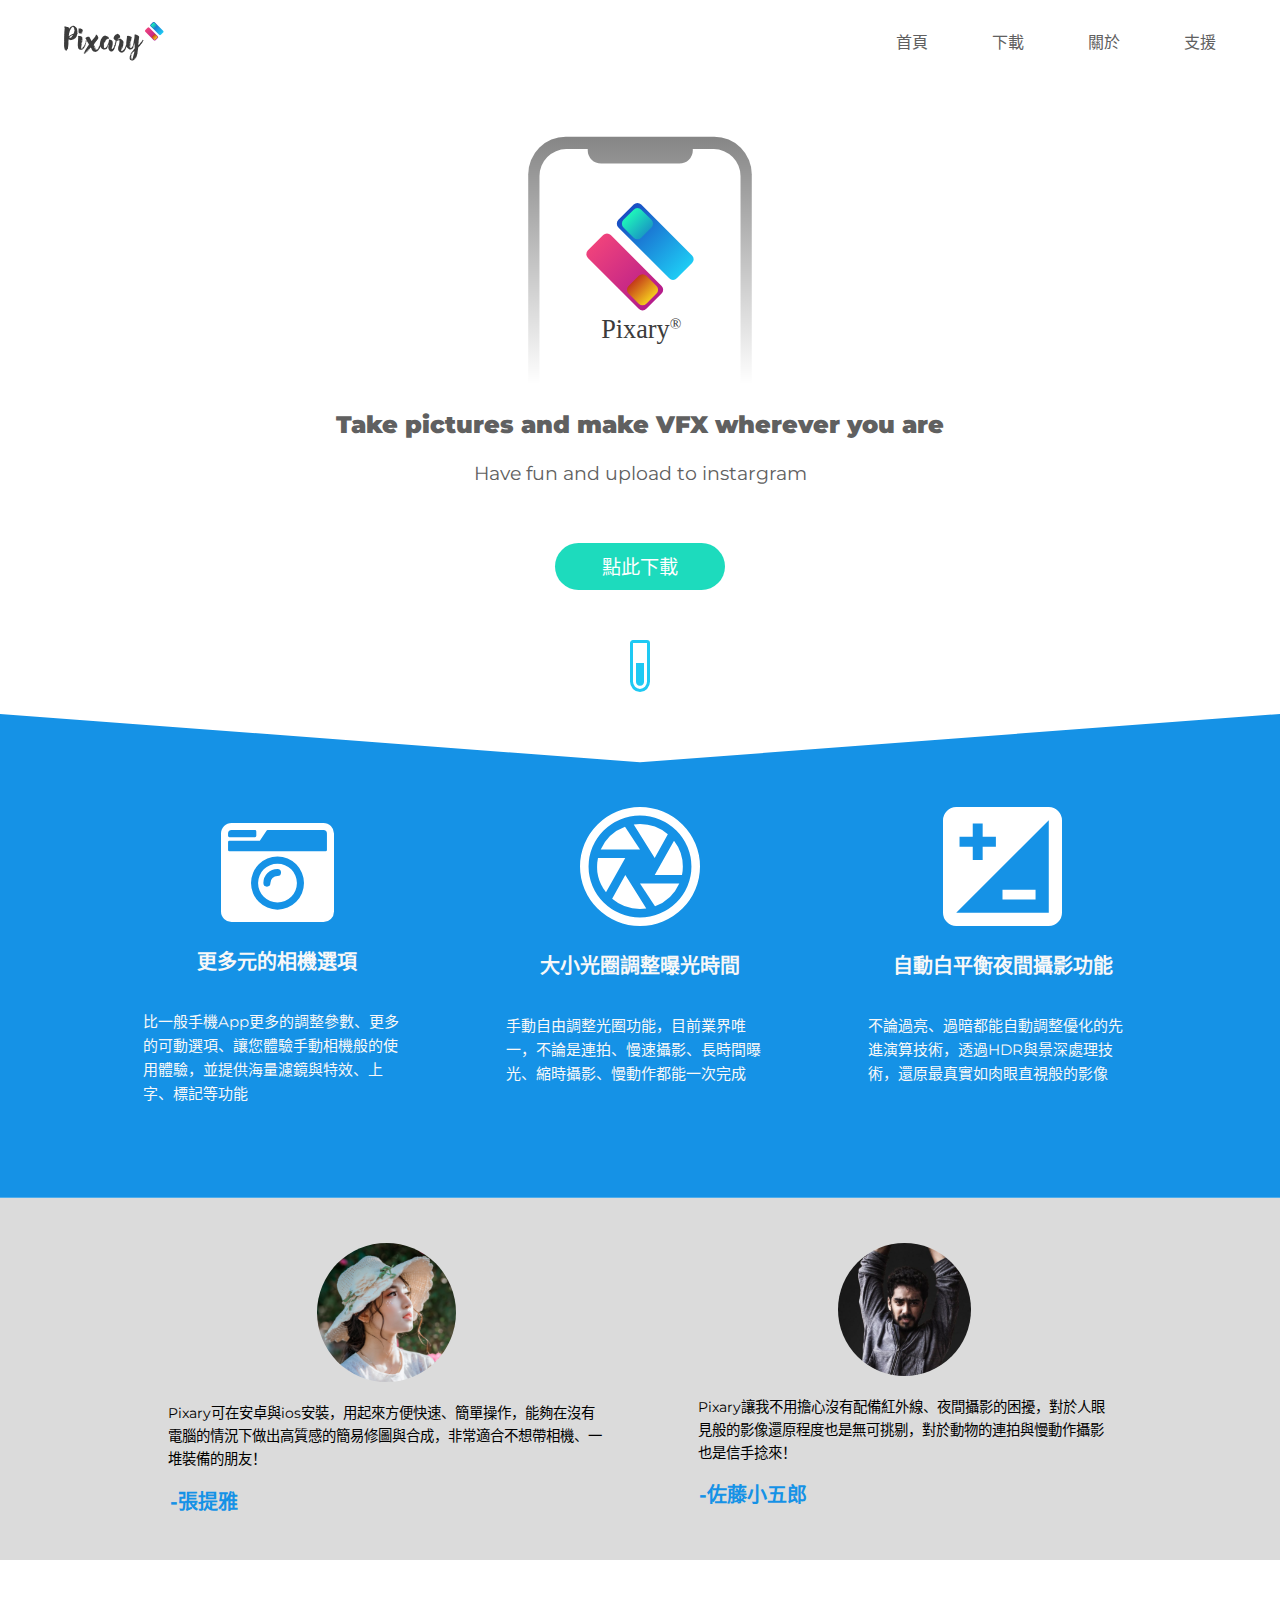
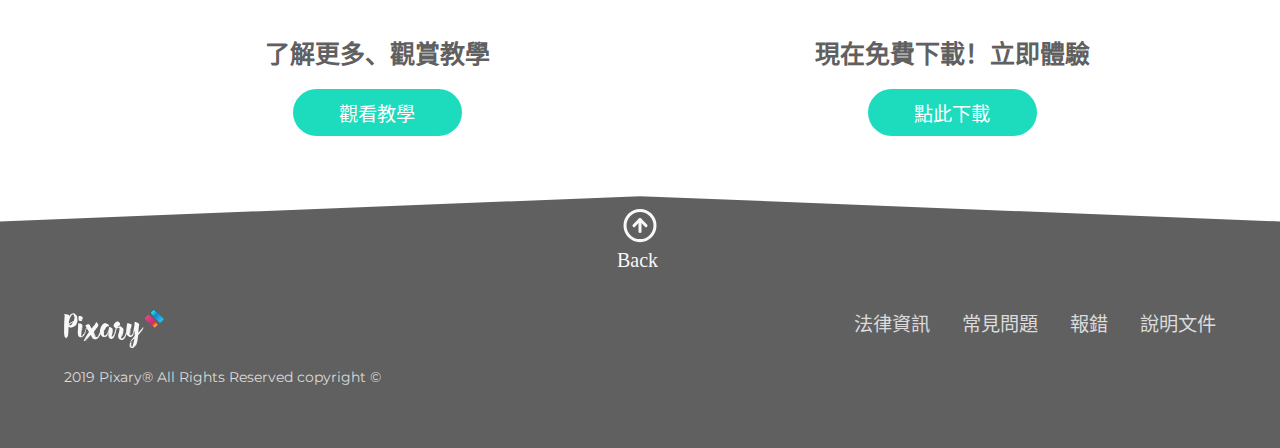
<file: index.html>
<!DOCTYPE html>
<html lang="zh-cn">
<!-- 第一個切版練習鍛鍊成果 -->
<head>
    <meta charset="UTF-8">
    <meta name="viewport" content="width=device-width, initial-scale=1.0">
    <meta http-equiv="X-UA-Compatible" content="ie=edge">
    <title>AutoPractice</title>
    <link rel="stylesheet" href="css/main.css">
</head>

<body>
    <!-- 首頁的標頭以及下方圖片到藍區之前 -->
    <div class="container">
        <header>
            <img src="img/Logo.svg" alt="Pixary logo" class="logo">

            <nav>
                <a href="#" class="hide-desktop">
                    <img src="img/Menu.svg" alt="toggle menu" class="menu" id="menu">
                </a>

                <ul class="show-desktop hide-mobile" id="nav">
                    <li id="exit" class="exit-btn hide-desktop"><img src="img/Close.svg" alt="exit menu"></li>
                    <li><a href="#">首頁</a></li>
                    <li><a href="#">下載</a></li>
                    <li><a href="#">關於</a></li>
                    <li><a href="#">支援</a></li>
                </ul>
            </nav>
        </header>
        <section>
            <img src="img/iPhoneX.svg" alt="app graphic" class="app">
            <div class="sticky">
                <h1><b>Take pictures and make VFX wherever you are</b></h1>
                <p class="subhead">Have fun and upload to instargram</p>
                <a href="#" class="cta">點此下載</a>
                <img src="img/Scrolling.svg" alt="scroll down" class="scroll hide-mobile show-desktop">
            </div>
        </section>
    </div>
<!-- 藍區 -->
    <div class="blue-container">
        <div class="container">
            <ul>
                <li>
                    <img src="img/Icon-awesome-camera-retro.svg" alt="Camera icon">
                    <h3>更多元的相機選項</h3>
                    <p>比一般手機App更多的調整參數、更多的可動選項、讓您體驗手動相機般的使用體驗，並提供海量濾鏡與特效、上字、標記等功能</p>
                </li>
                <li>
                    <img src="img/Icon-ionic-md-aperture.svg" alt="Aperture icon">
                    <h3>大小光圈調整曝光時間</h3>
                    <p>手動自由調整光圈功能，目前業界唯一，不論是連拍、慢速攝影、長時間曝光、縮時攝影、慢動作都能一次完成</p>
                </li>
                <li>
                    <img src="img/Icon-material-iso.svg" alt="ISO icon">
                    <h3>自動白平衡夜間攝影功能</h3>
                    <p>不論過亮、過暗都能自動調整優化的先進演算技術，透過HDR與景深處理技術，還原最真實如肉眼直視般的影像</p>
                </li>
            </ul>
        </div>
    </div>
<!-- 灰區 -->
    <div class="gray-container">
        <div class="container">
            <ul>
                <li>
                    <figure>
                        <img src="img/pexels-photo-1382731.svg" alt="User testimonial picture">
                        <blockquote>Pixary可在安卓與ios安裝，用起來方便快速、簡單操作，能夠在沒有電腦的情況下做出高質感的簡易修圖與合成，非常適合不想帶相機、一堆裝備的朋友！
                        </blockquote>
                        <figcaption>-張提雅</figcaption>
                    </figure>
                </li>
                <li>
                    <figure>
                        <img src="img/pexels-photo-1701209.svg" alt="User testimonial picture">
                        <blockquote>Pixary讓我不用擔心沒有配備紅外線、夜間攝影的困擾，對於人眼見般的影像還原程度也是無可挑剔，對於動物的連拍與慢動作攝影也是信手捻來！</blockquote>
                        <figcaption>-佐藤小五郎</figcaption>
                    </figure>
                </li>
            </ul>
        </div>
    </div>
<!-- 白區 -->
    <div class="white-container">
        <div>
            <h2 class="hide-mobile">了解更多、觀賞教學</h2>
            <h2 class="hide-desktop">了解更多<br>觀賞教學</h2>
            <a href="#" class="cta">觀看教學</a>
        </div>
        <div>
            <h2 class="hide-mobile">現在免費下載！立即體驗</h2>
            <h2 class="hide-desktop">現在免費下載！<br>立即體驗</h2>
            <a href="#" class="cta">點此下載</a>
        </div>
    </div>
<!-- 底標、尾區 -->
    <footer>
        <div class="footer-container">
            <div class="container">
                <a href="#"><img class="gotop" src="img/GoTop.svg" alt="Go Top"></a>
                <div>
                    <ul class="footer-links">
                        <li><a href="#">法律資訊</a></li>
                        <li><a href="#">常見問題</a></li>
                        <li><a href="#">報錯</a></li>
                        <li><a href="#">說明文件</a></li>
                    </ul>
                </div>
                <div class="footer-logoSet">
                    <a href="#">
                        <img src="img/Logo-W.svg" class="logo" alt="logo">
                    </a>
                    <p class="address">2019 Pixary® All Rights Reserved copyright ©</p>
                </div>
            </div>
        </div>
    </footer>
<!-- JS腳本 -->
    <script>

        var menu = document.getElementById('menu');
        var nav = document.getElementById('nav');
        var exit = document.getElementById('exit');

        menu.addEventListener('click', function (e) {
            nav.classList.toggle('hide-mobile');
            e.preventDefault();
        });

        exit.addEventListener('click', function (e) {
            nav.classList.toggle('hide-mobile');
            e.preventDefault();
        });

    </script>

</body>

</html>
</file>
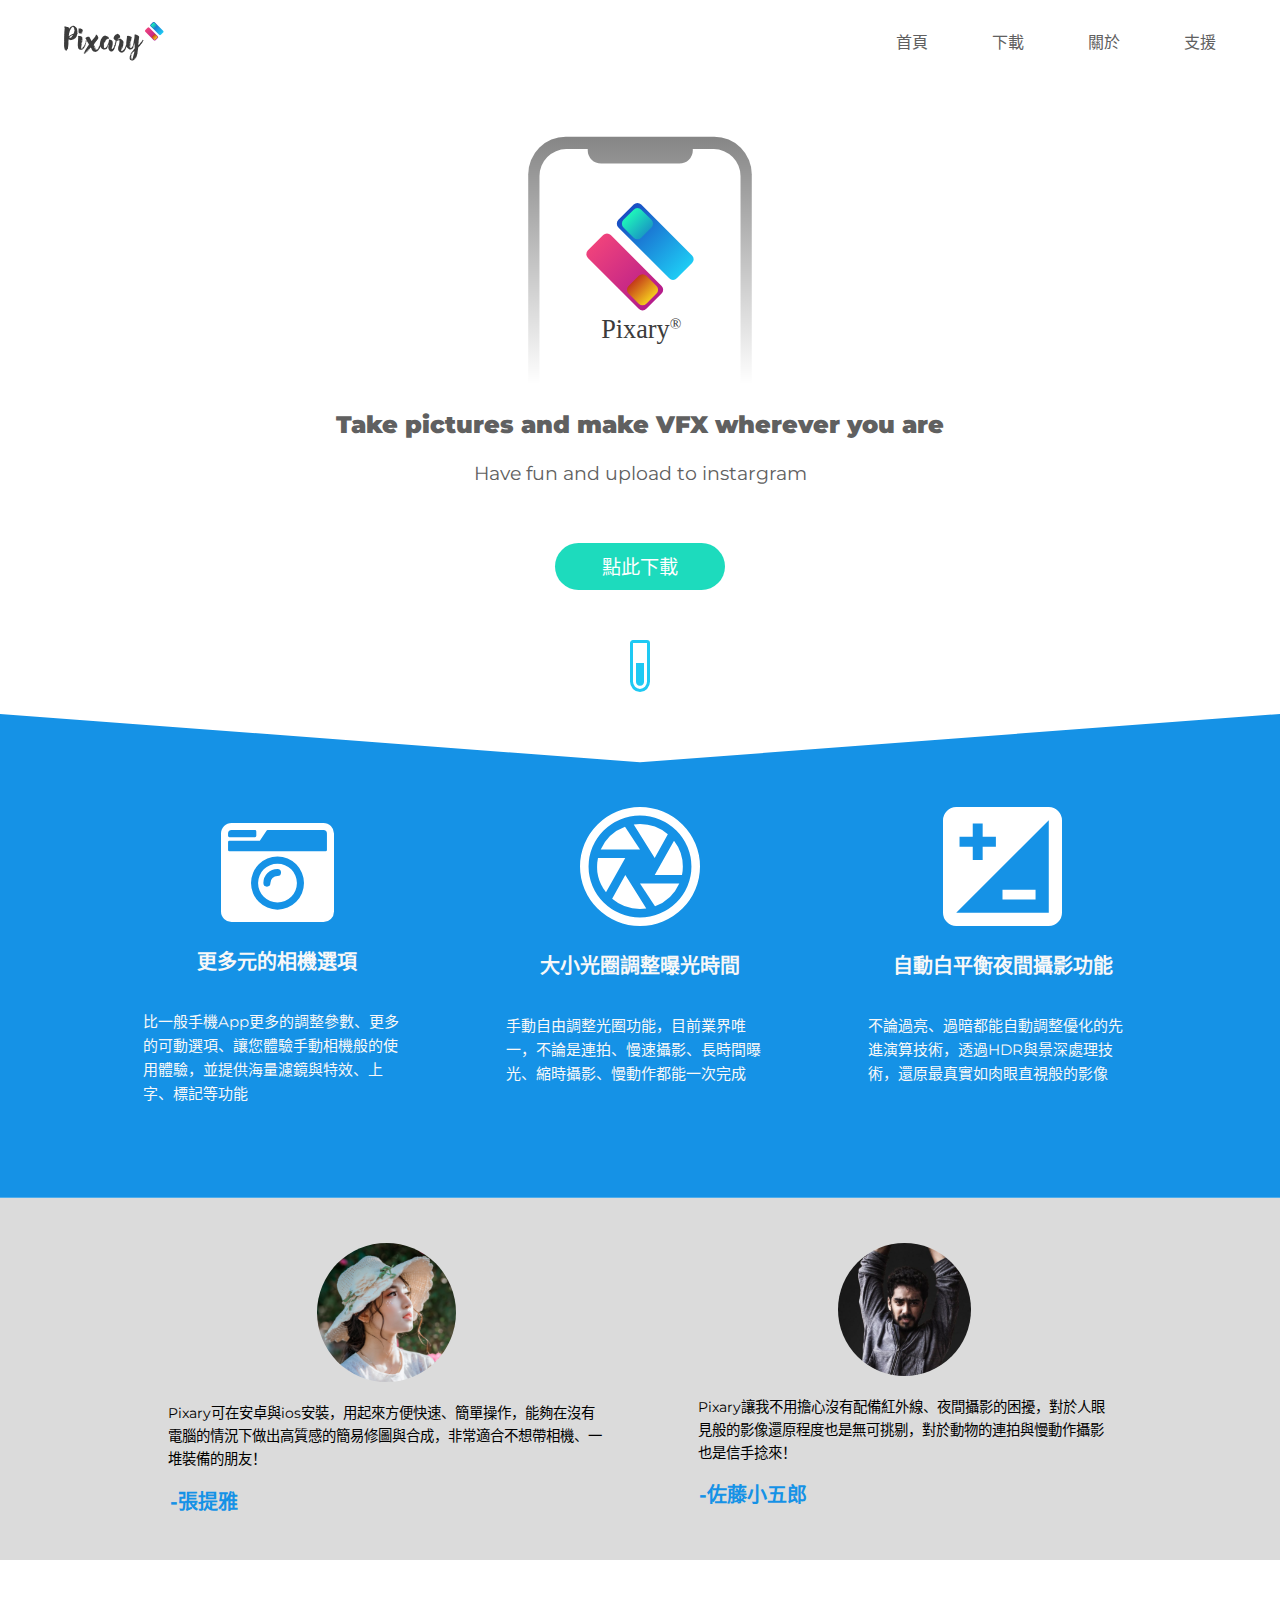
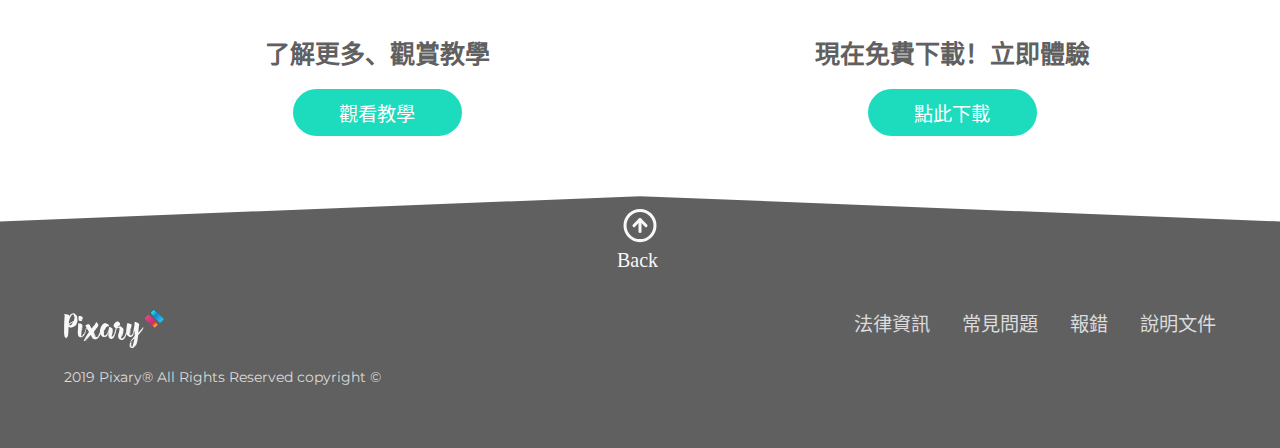
<file: DesignCourse.html>
<!DOCTYPE html>
<html lang="zh-cn">
<!-- 第一個切版練習鍛鍊成果 -->
<head>
    <meta charset="UTF-8">
    <meta name="viewport" content="width=device-width, initial-scale=1.0">
    <meta http-equiv="X-UA-Compatible" content="ie=edge">
    <title>AutoPractice</title>
    <link rel="stylesheet" href="/css/main.css">
</head>

<body>
    <!-- 首頁的標頭以及下方圖片到藍區之前 -->
    <div class="container">
        <header>
            <img src="img/Logo.svg" alt="Pixary logo" class="logo">

            <nav>
                <a href="#" class="hide-desktop">
                    <img src="img/Menu.svg" alt="toggle menu" class="menu" id="menu">
                </a>

                <ul class="show-desktop hide-mobile" id="nav">
                    <li id="exit" class="exit-btn hide-desktop"><img src="img/Close.svg" alt="exit menu"></li>
                    <li><a href="#">首頁</a></li>
                    <li><a href="#">下載</a></li>
                    <li><a href="#">關於</a></li>
                    <li><a href="#">支援</a></li>
                </ul>
            </nav>
        </header>
        <section>
            <img src="img/iPhoneX.svg" alt="app graphic" class="app">
            <div class="sticky">
                <h1><b>Take pictures and make VFX wherever you are</b></h1>
                <p class="subhead">Have fun and upload to instargram</p>
                <a href="#" class="cta">點此下載</a>
                <img src="img/Scrolling.svg" alt="scroll down" class="scroll hide-mobile show-desktop">
            </div>
        </section>
    </div>
<!-- 藍區 -->
    <div class="blue-container">
        <div class="container">
            <ul>
                <li>
                    <img src="img/Icon-awesome-camera-retro.svg" alt="Camera icon">
                    <h3>更多元的相機選項</h3>
                    <p>比一般手機App更多的調整參數、更多的可動選項、讓您體驗手動相機般的使用體驗，並提供海量濾鏡與特效、上字、標記等功能</p>
                </li>
                <li>
                    <img src="img/Icon-ionic-md-aperture.svg" alt="Aperture icon">
                    <h3>大小光圈調整曝光時間</h3>
                    <p>手動自由調整光圈功能，目前業界唯一，不論是連拍、慢速攝影、長時間曝光、縮時攝影、慢動作都能一次完成</p>
                </li>
                <li>
                    <img src="img/Icon-material-iso.svg" alt="ISO icon">
                    <h3>自動白平衡夜間攝影功能</h3>
                    <p>不論過亮、過暗都能自動調整優化的先進演算技術，透過HDR與景深處理技術，還原最真實如肉眼直視般的影像</p>
                </li>
            </ul>
        </div>
    </div>
<!-- 灰區 -->
    <div class="gray-container">
        <div class="container">
            <ul>
                <li>
                    <figure>
                        <img src="img/pexels-photo-1382731.svg" alt="User testimonial picture">
                        <blockquote>Pixary可在安卓與ios安裝，用起來方便快速、簡單操作，能夠在沒有電腦的情況下做出高質感的簡易修圖與合成，非常適合不想帶相機、一堆裝備的朋友！
                        </blockquote>
                        <figcaption>-張提雅</figcaption>
                    </figure>
                </li>
                <li>
                    <figure>
                        <img src="img/pexels-photo-1701209.svg" alt="User testimonial picture">
                        <blockquote>Pixary讓我不用擔心沒有配備紅外線、夜間攝影的困擾，對於人眼見般的影像還原程度也是無可挑剔，對於動物的連拍與慢動作攝影也是信手捻來！</blockquote>
                        <figcaption>-佐藤小五郎</figcaption>
                    </figure>
                </li>
            </ul>
        </div>
    </div>
<!-- 白區 -->
    <div class="white-container">
        <div>
            <h2 class="hide-mobile">了解更多、觀賞教學</h2>
            <h2 class="hide-desktop">了解更多<br>觀賞教學</h2>
            <a href="#" class="cta">觀看教學</a>
        </div>
        <div>
            <h2 class="hide-mobile">現在免費下載！立即體驗</h2>
            <h2 class="hide-desktop">現在免費下載！<br>立即體驗</h2>
            <a href="#" class="cta">點此下載</a>
        </div>
    </div>
<!-- 底標、尾區 -->
    <footer>
        <div class="footer-container">
            <div class="container">
                <a href="#"><img class="gotop" src="img/GoTop.svg" alt="Go Top"></a>
                <div>
                    <ul class="footer-links">
                        <li><a href="#">法律資訊</a></li>
                        <li><a href="#">常見問題</a></li>
                        <li><a href="#">報錯</a></li>
                        <li><a href="#">說明文件</a></li>
                    </ul>
                </div>
                <div class="footer-logoSet">
                    <a href="#">
                        <img src="img/Logo-W.svg" class="logo" alt="logo">
                    </a>
                    <p class="address">2019 Pixary® All Rights Reserved copyright ©</p>
                </div>
            </div>
        </div>
    </footer>
<!-- JS腳本 -->
    <script>

        var menu = document.getElementById('menu');
        var nav = document.getElementById('nav');
        var exit = document.getElementById('exit');

        menu.addEventListener('click', function (e) {
            nav.classList.toggle('hide-mobile');
            e.preventDefault();
        });

        exit.addEventListener('click', function (e) {
            nav.classList.toggle('hide-mobile');
            e.preventDefault();
        });

    </script>

</body>

</html>
</file>
<file: css/main.css>
/* @import url('https://fonts.googleapis.com/css?family=Montserrat&display=swap');
	*/
@import url('https://fonts.googleapis.com/css?family=Montserrat:400,600');
	/* margin讓文字與所有東西靠左不留白 */
body {
	margin:0;
	font-family:'Montserrat',sans-serif;
}
/* 設定所有p跟blockquote行距 */
p,blockquote {
	font-size:.9em;
	line-height:1.6em;
}
/* 讓所有ul的點點不見·並整齊border內padding外margin撐到最大 */
ul {
	list-style-type:none;
	margin:0;
	padding:0;
}
/* 所有附帶此屬性的div都置中對齊並內縮 */
.container {
	text-align:center;
	padding:.8em 1.2em;
}
/* 控制section部位 */
.container section {
	height:100%;
	position:relative;
}
/* 控制下載按鈕與上方間距，字級 */
.container section a {
	position:relative;
	top:1em;
	font-size:180%;
}
/* 針對logo調大小 */
.logo {
	width:100px;
}
/* 隱藏按鈕 */
.hide-mobile {
	display:none;
}
/* 標投列，作用意義待研究 */
header {
	display:flex;
	justify-content:space-between;
}
/* 手機版的選單，選單按鈕大小 */
.menu {
	width:40px;
	margin-top:20%;
}
/* 設置主頁中間圖像的大小與內縮距離 */
.app {
	width:70%;
	margin:4em auto 2em;
}
/* 設置主副標的大小與間距，並z懸浮在圖片之上，position用絕對位置，置中用left與transform來定位、top調整位移，其實可以用::Before、::After來用也可以 */
.sticky {
	position:absolute;
	z-index:3;
	top:54%;
	left:50%;
	transform:translateX(-50%);
	color:#606060;
	width:100%;
}
/* 調整副標字體大小 */
.subhead {
	font-size:1em;
}
/* 控制藍色區塊與內縮，寬度自由填滿故設定100%，最下方clip-path製作造型，webkit為手機端正常顯示使用 */
.blue-container {
	width:100%;
	background:#1592E6;
	color:#f8f8f8;
	/* margin:15% 0 0;*/
    padding:5em 0 0em;
	-webkit-clip-path:polygon(0 0,50% 5%,100% 0,100% 100%,0 100%);
	clip-path:polygon(0 0,50% 5%,100% 0,100% 100%,0 100%);
}
/* 控制ul下的li區塊底部間距 */
.blue-container ul li {
	margin-bottom:4em;
}
/* 控制下轄的h3字體大小 */
.blue-container ul li h3 {
	font-size:20px;
}
/* 控制p的對齊與大小，以及左右兩邊的間距，文字部分至中靠左，display為了置中換行而使用中間、塊狀模組的方式顯示 */
.blue-container ul li p {
	padding:0 1em;
	font-size:15px;
	text-align:left;
	display:inline-block;
}
/* 控制下轄照片、圖片的大小比例 */
.blue-container img {
	width:18%;
}
/* 控制子物件第三個的特定參數，li底部間距 */
.blue-container ul li:nth-child(3) {
	margin-bottom:2em;
}
/* 灰色區域控制 */
.gray-container {
	width:100%;
	background:#DBDBDB;
	padding:2em 0;
}
/* 控制灰色區第一區塊（第一子li物件）下方間距 */
.gray-container ul li:nth-child(1) {
	margin-bottom:4em;
}
/* 控制兩份圖文使用體驗框內外撐到最大 */
figure {
	margin:0;
	padding:0;
}
/* 控制灰區兩張照片的大小與下方文字的間距 */
.gray-container img {
	width:130px;
	margin-bottom:2em;
}
/* 控制內文對齊與左右的間距 */
.gray-container blockquote {
	text-align:left;
	margin:0em 1em 1em;
}
/* 控制姓名顏色、字體大小、對其、內縮 */
figcaption {
	font-weight:bold;
	font-size:20px;
	text-align:left;
	color:#1592E6;
	padding:0em .8em;
}
/* 白區參數因為有兩個區域要另設方便控制 */
.white-container {
	text-align:center;
	margin:0 0 4em 0;
	padding:.8em 1.2em;
}
/* 控制白區字體大小 */
h2 {
	margin-top:15%;
	margin-bottom:10%;
	font-size:30px;
	color:#606060;
}
/* 控制所有按鈕部分，圓角 */
.cta {
	background:#1DDBBD;
	/* width:calc(100% - 1em);*/
    width:200px;
	display:block;
	color:white;
	border-radius:40px;
	padding:.5em;
	text-decoration:none;
	font-size:1.8em;
	margin:3% auto 6%;
}
/* 控制Footer顏色、字色、內縮、外型，webkit為手機顯示正常用 */
.footer-container {
	width:100%;
	background:#606060;
	color:#DBDBDB;
	padding:1em 0 2em;
	-webkit-clip-path:polygon(0 10%,50% 0%,100% 10%,100% 100%,0 100%);
	clip-path:polygon(0 10%,50% 0%,100% 10%,100% 100%,0 100%);
}
/* 控制footer回到上方按鍵的位置 */
.gotop {
	position:relative;
	bottom:1em;
	margin-bottom:1em;
}
/* 控制footer區ul框外間距 */
ul.footer-links {
	margin:0 auto 3em;
}
/* 控制footer區li排列方式 */
ul.footer-links li {
	/* display:inline;*/
    margin:1em;
}
/* 控制footer區外部連結的字色、大小 */
ul.footer-links li a {
	color:#DBDBDB;
	font-size:1.2em;
	text-decoration:none;
}
/* 控制手機收納式選單nav的懸浮位置、寬度、位置、對其、長度、圖層、上方內縮 */
nav ul {
	position:fixed;
	width:60%;
	top:0;
	right:0;
	text-align:left;
	background:rgb(36,41,44);
	height:100%;
	z-index:7;
	padding-top:1em;
}
/* 選單內文字的顏色隱藏底線、間距 */
nav ul li a {
	color:white;
	text-decoration:none;
	display:block;
	width:100%;
	padding:1em 2em;
	background-color:rgb(46,53,56);
}
/* 控制滑鼠移動後於選單內的亮點顯示 */
nav ul li a:hover {
	background-color:rgb(68,128,151);
}
/* 控制打叉開關 */
.exit-btn {
	margin-bottom:1em;
	margin-top:em;
	text-align:right;
	padding:0 1.3em;
}
/* 控制打叉大小 */
.exit-btn img {
	width:33px;
}
/* 製作小於350寬度的裝置用RWD */
@media only screen and (max-width:350px) {
	h1 {
	font-size:20px;
}
}
/* 製作大於650寬度裝置的RWD */
@media only screen and (min-width:650px) {
	.container {
	width:95%;
	margin:0 auto;
    }
    .app {
        width:40%;
        margin:4em 0 0em;
    }
    .sticky {
        top:60%;
    }
    h1 {
        font-size:1.5em;
        margin:0;
    }
    .subhead {
        font-size:1.2em;
        margin-bottom:1%;
    }
    .blue-container {
        margin:0;
        -webkit-clip-path:polygon(0 0,50% 10%,100% 0,100% 100%,0 100%);
        clip-path:polygon(0 0,50% 10%,100% 0,100% 100%,0 100%);
    }
    .blue-container img {
        width:40%;
    }
    /* 微調藍區第一張圖片大小 */
    .blue-container ul li:nth-child(1) img {
        width:38%;
        padding-top:1em;
    }
    /* 縮減中間三圖區域左右的間距 */
    .blue-container ul {
        display:flex;
        padding:0em 0em;
    }
    /* 固定每個區塊寬度達到均分，必須是％數不能是具體px */
    .blue-container ul li {
        padding:0em .5em;
        width:40%
    }
    /* 調整第三張圖的底部間距 */
    .blue-container ul li:nth-child(3) {
        margin-bottom:4em;
    }
    .gray-container {
        padding:2em 0;
    }
    .gray-container ul {
        display:flex;
        margin:auto;
        width:95%}
    .gray-container ul li {
        padding:0em 1em;
    }
    .gray-container ul li:nth-child(1) {
        margin:0;
    }
    .gray-container img {
        padding-bottom:1em;
        margin:0em 2em;
        width:40%;
    }
    .container section a {
        font-size:120%;
    }
    .cta {
        width:150px;
        font-size:1.2em;
    }
    h2 {
        margin-top:10%;
        margin-bottom:5%;
        font-size:30px;
    }
    ul.footer-links {
        display:inline-flex;
    }
}
/* 大於900的裝置用RWD */
@media only screen and (min-width:900px) {
	.container {
	width:90%;
	margin:0 auto;
    }
    .app {
        width:20%;
        margin:4em 0 6em;
    }
    .sticky {
        top:54%;
    }
    h1 {
        font-size:1.5em;
        margin:0;
        color:#606060;
    }
    .subhead {
        font-size:1.2em;
        margin-bottom:1%;
    }
    .blue-container {
        margin:0;
        -webkit-clip-path:polygon(0 0,50% 10%,100% 0,100% 100%,0 100%);
        clip-path:polygon(0 0,50% 10%,100% 0,100% 100%,0 100%);
    }
    .blue-container img {
        width:40%;
    }
    /* 微調藍區第一張圖片大小 */
    .blue-container ul li:nth-child(1) img {
        width:38%;
        padding-top:1em;
    }
    /* 縮減中間三圖區域左右的間距 */
    .blue-container ul {
        display:flex;
        padding:0em 2em;
    }
    /* 固定每個區塊寬度達到均分，必須是％數不能是具體px */
    .blue-container ul li {
        padding:0em 2em;
        width:40%}
    /* 調整第三張圖的底部間距 */
    .blue-container ul li:nth-child(3) {
        margin-bottom:4em;
    }
    .gray-container {
        padding:2em 0;
    }
    .gray-container ul {
        display:flex;
        margin:auto;
        width:90%}
    .gray-container ul li {
        padding:0em 2em;
    }
    .gray-container ul li:nth-child(1) {
        margin:0;
    }
    .gray-container img {
        padding-bottom:1em;
        margin:0em 2em;
        width:30%;
    }
    .container section a {
        font-size:120%;
    }
    .cta {
        width:150px;
        font-size:1.2em;
    }
    .cta:hover {
        color:#1592E6;
    }
    h2 {
        margin-top:10%;
        margin-bottom:5%;
        padding:0;
        font-size:25px;
    }
    .white-container {
        text-align:center;
        padding:.8em 1.2em;
        margin:auto;
    }
    .white-container div {
        display:inline-block;
        width:30%;
        margin:2% 6%;
    }
    .white-container div:nth-child(2) {
        margin:2% 2% 2% 10%;
    }
    ul.footer-links {
        float:right;
    }
    ul.footer-links li {
        float:left;
        margin:0em 1em;
    }
    ul.footer-links li:nth-child(4) {
        margin:0 0 0 1em;
    }
    ul.footer-links li a:hover {
        color:#1592E6;
    }
    .footer-logoSet {
        text-align:left;
    }
    .show-desktop {
        display:block;
        margin:0 auto 13% auto;
    }
    .hide-desktop {
        display:none;
    }
    .hide-mobile {
        display:block;
    }
    nav ul {
        position:inherit;
        width:auto;
        background:none;
        height:auto;
        display:flex;
        padding-top:0;
        padding-right:0em;
    }
    nav ul li {
        float:left;
        margin:0;
        padding:0em 2em;
    }
    nav ul li:nth-child(5) {
        padding:0em 0em 0em 2em;
    }
    nav ul li a {
        color:#606060;
        background-color:inherit;
        text-align:center;
        margin:0;
        padding:1em 0em;
    }
    nav ul li a:hover {
        background:inherit;
        color:#1592E6;
    }
    /* CSS動畫部分 */
    .scroll {
        width:1.8%;
        animation:move .5s infinite alternate;
        /* Safari used */
        /* -webkit-animation:;*/
    }
    /* 位移範圍 */
    @keyframes move {
        0% {transform:translateY(0px);}
        100% {transform:translateY(30px);}
    }
}
/* 超過1330的RWD參數 */
@media only screen and (min-width:1330px) {
	.container {
	width:90%;
	margin:0 auto;
    }
    .logo {
        width:180px;
    }
    .app {
        width:20%;
        margin:8em 0;
    }
    .sticky {
        top:54%;
    }
    h1 {
        font-size:2em;
        margin:0;
    }
    .subhead {
        font-size:1.4em;
        margin-bottom:1%;
    }
    .blue-container {
        margin:0;
        -webkit-clip-path:polygon(0 0,50% 10%,100% 0,100% 100%,0 100%);
        clip-path:polygon(0 0,50% 10%,100% 0,100% 100%,0 100%);
    }
    .blue-container img {
        width:30%;
    }
    /* 微調藍區第一張圖片大小 */
    .blue-container ul li:nth-child(1) img {
        width:35%;
    }
    /* 縮減中間三圖區域左右的間距 */
    .blue-container ul {
        display:flex;
        padding:0em 10em;
    }
    /* 固定每個區塊寬度達到均分，必須是％數不能是具體px */
    .blue-container ul li {
        padding:0em 2em;
        width:40%}
    /* 調整第三張圖的底部間距 */
    .blue-container ul li:nth-child(3) {
        margin-bottom:4em;
    }
    .gray-container {
        padding:4em 0;
    }
    .gray-container ul {
        display:flex;
        margin:auto;
        width:90%}
    .gray-container ul li {
        padding:0em 2em;
    }
    .gray-container ul li:nth-child(1) {
        margin:0;
    }
    .gray-container img {
        float:left;
        margin:0em 2em;
        width:20%;
    }
    .container section a {
        font-size:120%;
    }
    h2 {
        font-size:30px;
    }
    .cta {
        width:150px;
        font-size:1.2em;
    }
    nav ul li {
        font-size:25px;
    }
}
/* 超過2000的RWD參數 */
@media only screen and (min-width:2000px) {
	.blue-container img {
	width:100px;
}
/* 微調藍區第一張圖片大小 */
    .blue-container ul li:nth-child(1) img {
	width:100px;
    }
    .gray-container img {
        width:130px;
    }
}
</file>
